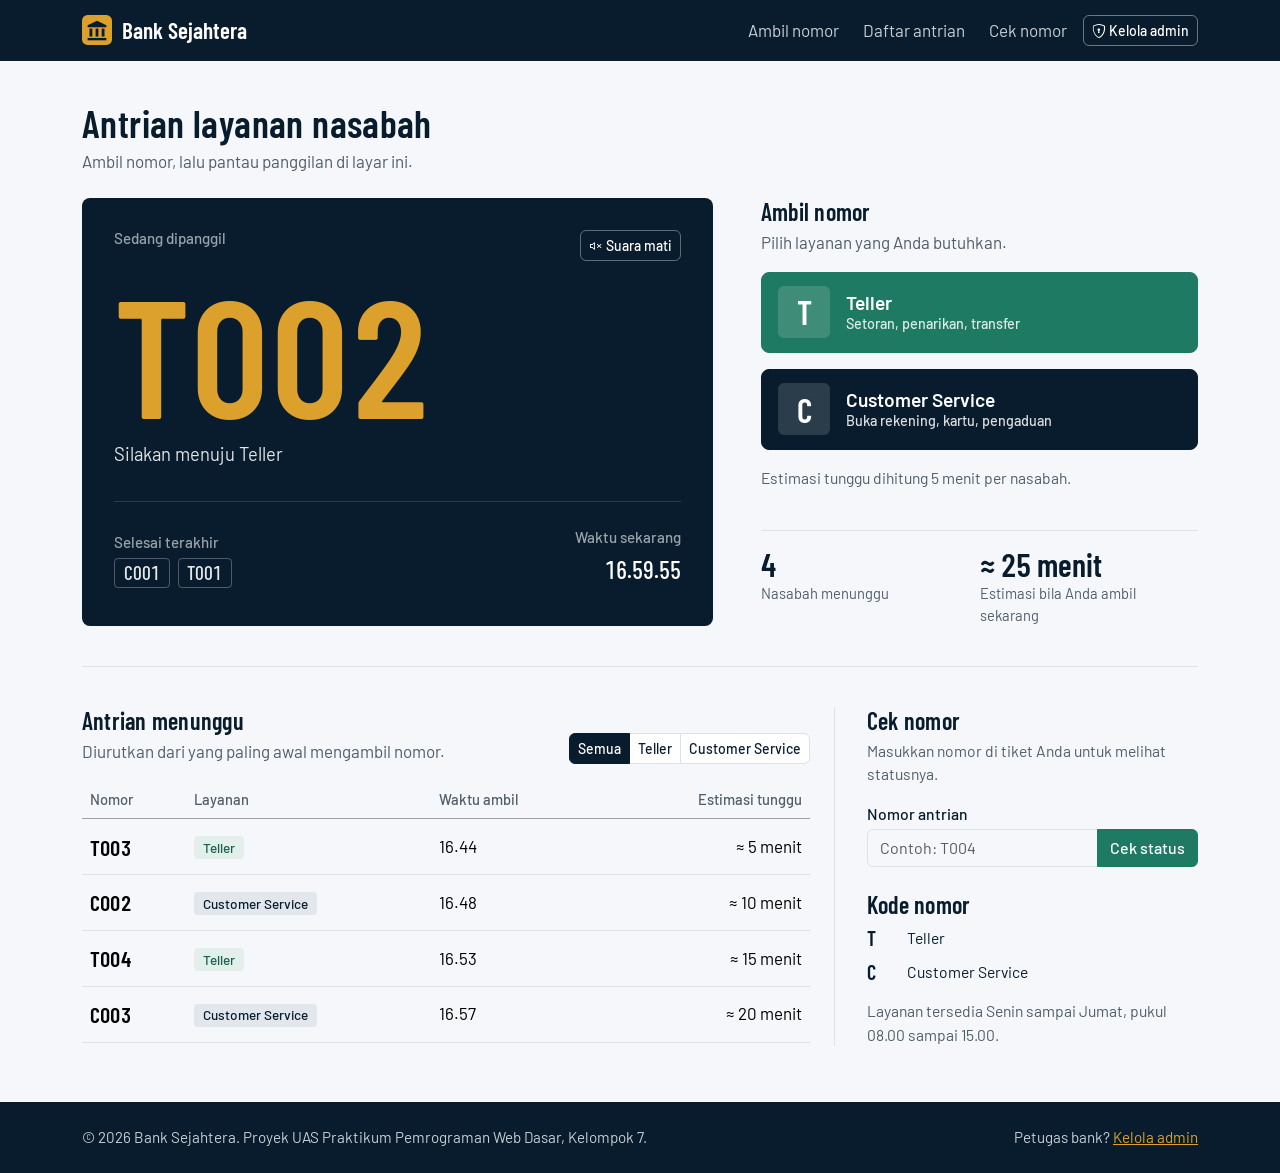
<file: index.html>
<!DOCTYPE html>
<html lang="id">
<head>
  <meta charset="UTF-8">
  <meta name="viewport" content="width=device-width, initial-scale=1">
  <title>Antrian Bank Sejahtera</title>
  <meta name="description" content="Ambil nomor antrian dan pantau panggilan Teller atau Customer Service.">
  <link rel="icon" href="assets/icons/favicon.svg" type="image/svg+xml">

  <!-- Font: Barlow (teks) dan Barlow Condensed (angka antrian, gaya papan penunjuk) -->
  <link rel="preconnect" href="https://fonts.googleapis.com">
  <link rel="preconnect" href="https://fonts.gstatic.com" crossorigin>
  <link href="https://fonts.googleapis.com/css2?family=Barlow:wght@400;500;600&family=Barlow+Condensed:wght@500;600;700&display=swap" rel="stylesheet">

  <!-- Bootstrap 5 + Bootstrap Icons (CDN) -->
  <link href="https://cdn.jsdelivr.net/npm/bootstrap@5.3.3/dist/css/bootstrap.min.css" rel="stylesheet">
  <link href="https://cdn.jsdelivr.net/npm/bootstrap-icons@1.11.3/font/bootstrap-icons.min.css" rel="stylesheet">

  <!-- CSS eksternal milik kita. Dimuat TERAKHIR agar bisa menimpa gaya bawaan Bootstrap -->
  <link rel="stylesheet" href="css/style.css">
</head>

<!-- data-page dipakai JavaScript untuk mengetahui sedang berada di halaman mana -->
<body data-page="nasabah">

  <a class="visually-hidden-focusable" href="#konten">Lewati ke konten utama</a>

  <!-- ===================== HEADER + NAVBAR (HTML semantik: header, nav) ===================== -->
  <header class="site-header">
    <nav class="navbar navbar-expand-md navbar-dark" aria-label="Navigasi utama">
      <div class="container">
        <a class="navbar-brand" href="index.html">
          <img src="assets/images/logo.svg" width="30" height="30" alt="">
          <span>Bank Sejahtera</span>
        </a>
        <button class="navbar-toggler" type="button" data-bs-toggle="collapse"
                data-bs-target="#menuUtama" aria-controls="menuUtama"
                aria-expanded="false" aria-label="Buka menu">
          <span class="navbar-toggler-icon"></span>
        </button>
        <div class="collapse navbar-collapse" id="menuUtama">
          <ul class="navbar-nav ms-auto align-items-md-center gap-md-2">
            <li class="nav-item"><a class="nav-link" href="#ambil">Ambil nomor</a></li>
            <li class="nav-item"><a class="nav-link" href="#daftar">Daftar antrian</a></li>
            <li class="nav-item"><a class="nav-link" href="#cek">Cek nomor</a></li>
            <li class="nav-item mt-2 mt-md-0">
              <!-- Tombol menuju halaman petugas. Ditangani di app.js (muncul modal login) -->
              <a href="#" class="btn btn-sm btn-admin js-kelola-admin">
                <i class="bi bi-shield-lock" aria-hidden="true"></i> Kelola admin
              </a>
            </li>
          </ul>
        </div>
      </div>
    </nav>
  </header>

  <!-- ===================== KONTEN UTAMA (main) ===================== -->
  <main id="konten" class="container">

    <div class="judul-halaman">
      <h1>Antrian layanan nasabah</h1>
      <p class="text-soft mb-0">Ambil nomor, lalu pantau panggilan di layar ini.</p>
    </div>

    <!-- Baris 1: layar panggilan (kiri) dan pengambilan nomor (kanan).
         Di HP, pengambilan nomor tampil lebih dulu (order-1) karena itu aksi utama nasabah. -->
    <div class="row g-4 g-lg-5">

      <!-- ---------- Layar panggilan ---------- -->
      <div class="col-12 col-lg-7 order-2 order-lg-1">
        <section id="displayPanel" class="panel-display" aria-labelledby="judulDisplay">
          <div class="d-flex justify-content-between align-items-start gap-2">
            <h2 id="judulDisplay" class="display-judul">Sedang dipanggil</h2>
            <!-- Toggle suara (Speech Synthesis), logikanya di display.js -->
            <button type="button" id="btnSuara" class="btn btn-sm btn-ghost" aria-pressed="false">
              <i class="bi bi-volume-mute" aria-hidden="true"></i> <span>Suara mati</span>
            </button>
          </div>

          <div id="displayNomor" class="display-nomor" aria-live="polite">---</div>
          <p id="displayKeterangan" class="display-ket">Belum ada panggilan</p>

          <div class="display-bawah">
            <div>
              <p class="display-judul mb-1">Selesai terakhir</p>
              <ul id="riwayatPanggilan" class="riwayat list-unstyled mb-0"></ul>
            </div>
            <div class="text-end">
              <p class="display-judul mb-1">Waktu sekarang</p>
              <div class="jam js-jam">--:--:--</div>
            </div>
          </div>
        </section>
      </div>

      <!-- ---------- Ambil nomor ---------- -->
      <div class="col-12 col-lg-5 order-1 order-lg-2">
        <section id="ambil" aria-labelledby="judulAmbil">
          <h2 id="judulAmbil" class="judul-seksi">Ambil nomor</h2>
          <p class="text-soft">Pilih layanan yang Anda butuhkan.</p>

          <div class="d-grid gap-3 mb-3">
            <!-- Dua tombol wajib: Teller dan Customer Service. data-layanan dibaca oleh queue.js -->
            <button type="button" class="btn btn-brand btn-tiket btn-ambil" data-layanan="Teller">
              <span class="tiket-huruf" aria-hidden="true">T</span>
              <span class="tiket-teks">
                <strong>Teller</strong>
                <small>Setoran, penarikan, transfer</small>
              </span>
            </button>
            <button type="button" class="btn btn-navy btn-tiket btn-ambil" data-layanan="Customer Service">
              <span class="tiket-huruf" aria-hidden="true">C</span>
              <span class="tiket-teks">
                <strong>Customer Service</strong>
                <small>Buka rekening, kartu, pengaduan</small>
              </span>
            </button>
          </div>

          <p id="infoLayanan" class="info-layanan" aria-live="polite">Estimasi tunggu dihitung 5 menit per nasabah.</p>

          <div class="row g-0 ringkas">
            <div class="col-6">
              <span class="ringkas-angka js-jml-menunggu">0</span>
              <span class="ringkas-label">Nasabah menunggu</span>
            </div>
            <div class="col-6">
              <span class="ringkas-angka" id="estimasiBaru">-</span>
              <span class="ringkas-label">Estimasi bila Anda ambil sekarang</span>
            </div>
          </div>
        </section>
      </div>
    </div>

    <hr class="pemisah">

    <!-- Baris 2: daftar antrian (kiri) dan informasi tambahan (aside, kanan) -->
    <div class="row g-4 g-lg-5">

      <!-- ---------- Daftar antrian menunggu ---------- -->
      <div class="col-12 col-lg-8">
        <section id="daftar" aria-labelledby="judulDaftar">
          <div class="d-flex flex-column flex-sm-row justify-content-between align-items-sm-end gap-3 mb-3">
            <div>
              <h2 id="judulDaftar" class="judul-seksi mb-1">Antrian menunggu</h2>
              <p class="text-soft mb-0">Diurutkan dari yang paling awal mengambil nomor.</p>
            </div>
            <!-- Filter berdasarkan jenis layanan (interaksi dinamis #1) -->
            <div class="btn-group" role="group" aria-label="Filter jenis layanan">
              <button type="button" class="btn btn-sm btn-outline-line btn-filter active" data-layanan="semua" aria-pressed="true">Semua</button>
              <button type="button" class="btn btn-sm btn-outline-line btn-filter" data-layanan="Teller" aria-pressed="false">Teller</button>
              <button type="button" class="btn btn-sm btn-outline-line btn-filter" data-layanan="Customer Service" aria-pressed="false">Customer Service</button>
            </div>
          </div>

          <div class="table-responsive">
            <table class="table tabel-antrian align-middle">
              <thead>
                <tr>
                  <th scope="col">Nomor</th>
                  <th scope="col">Layanan</th>
                  <th scope="col" class="d-none d-sm-table-cell">Waktu ambil</th>
                  <th scope="col" class="text-end">Estimasi tunggu</th>
                </tr>
              </thead>
              <!-- Isi tabel dibuat oleh queue.js (fungsi renderTabel) -->
              <tbody id="tbodyMenunggu"></tbody>
            </table>
          </div>
        </section>
      </div>

      <!-- ---------- Aside: cek nomor dan informasi ---------- -->
      <aside class="col-12 col-lg-4 aside-info" aria-label="Informasi tambahan">
        <section id="cek" aria-labelledby="judulCek" class="mb-4">
          <h2 id="judulCek" class="judul-seksi">Cek nomor</h2>
          <p class="text-soft">Masukkan nomor di tiket Anda untuk melihat statusnya.</p>

          <!-- FORM dengan validasi: required, type, pattern + validasi jQuery -->
          <form id="formCek" novalidate>
            <label for="inputCek" class="form-label">Nomor antrian</label>
            <div class="input-group has-validation">
              <input type="text" id="inputCek" class="form-control" required
                     maxlength="5" pattern="[TCtc]-?[0-9]{1,3}"
                     placeholder="Contoh: T004" autocomplete="off">
              <button type="submit" class="btn btn-brand">Cek status</button>
              <div class="invalid-feedback"></div>
            </div>
          </form>
          <div id="hasilCek" class="mt-3" aria-live="polite"></div>
        </section>

        <section aria-labelledby="judulInfo">
          <h2 id="judulInfo" class="judul-seksi">Kode nomor</h2>
          <dl class="info-daftar">
            <dt>T</dt><dd>Teller</dd>
            <dt>C</dt><dd>Customer Service</dd>
          </dl>
          <p class="text-soft mb-0">Layanan tersedia Senin sampai Jumat, pukul 08.00 sampai 15.00.</p>
        </section>
      </aside>
    </div>
  </main>

  <!-- ===================== FOOTER ===================== -->
  <footer class="site-footer">
    <div class="container d-flex flex-column flex-md-row justify-content-between gap-2">
      <p class="mb-0">&copy; <span class="js-tahun">2026</span> Bank Sejahtera. Proyek UAS Praktikum Pemrograman Web Dasar, Kelompok 7.</p>
      <p class="mb-0">Petugas bank? <a href="#" class="js-kelola-admin">Kelola admin</a></p>
    </div>
  </footer>

  <!-- ===================== MODAL: TIKET NOMOR ===================== -->
  <div class="modal fade" id="modalTiket" tabindex="-1" aria-labelledby="judulTiket" aria-hidden="true">
    <div class="modal-dialog modal-dialog-centered modal-sm">
      <div class="modal-content">
        <div class="modal-header no-print">
          <h2 class="modal-title fs-5" id="judulTiket">Nomor antrian Anda</h2>
          <button type="button" class="btn-close" data-bs-dismiss="modal" aria-label="Tutup"></button>
        </div>
        <div class="modal-body">
          <!-- Area ini yang dicetak (lihat @media print di style.css) -->
          <div id="areaCetak" class="tiket">
            <p class="tiket-bank">Bank Sejahtera</p>
            <div id="tiketNomor" class="tiket-nomor">A-000</div>
            <p id="tiketLayanan" class="tiket-layanan">Teller</p>
            <dl class="tiket-meta">
              <dt>Waktu ambil</dt><dd id="tiketWaktu">-</dd>
              <dt>Di depan Anda</dt><dd id="tiketDidepan">-</dd>
              <dt>Estimasi tunggu</dt><dd id="tiketEstimasi">-</dd>
            </dl>
            <p class="tiket-catatan">Pantau layar panggilan. Mohon bersiap saat nomor Anda hampir tiba.</p>
          </div>
        </div>
        <div class="modal-footer no-print">
          <button type="button" class="btn btn-outline-line" data-bs-dismiss="modal">Tutup</button>
          <button type="button" class="btn btn-brand" id="btnCetak">
            <i class="bi bi-printer" aria-hidden="true"></i> Cetak tiket
          </button>
        </div>
      </div>
    </div>
  </div>

  <!-- ===================== MODAL: LOGIN PETUGAS ===================== -->
  <div class="modal fade" id="modalLogin" tabindex="-1" aria-labelledby="judulLogin" aria-hidden="true">
    <div class="modal-dialog modal-dialog-centered">
      <div class="modal-content">
        <div class="modal-header">
          <h2 class="modal-title fs-5" id="judulLogin">Masuk sebagai petugas</h2>
          <button type="button" class="btn-close" data-bs-dismiss="modal" aria-label="Tutup"></button>
        </div>

        <!-- novalidate: pesan error ditampilkan oleh jQuery (app.js), bukan oleh balon bawaan browser -->
        <form id="formLogin" novalidate>
          <div class="modal-body">
            <div id="alertLogin"></div>

            <div class="mb-3">
              <label for="inputUsername" class="form-label">Username</label>
              <input type="text" id="inputUsername" class="form-control" required minlength="3"
                     autocomplete="username" placeholder="Masukkan username">
              <div class="invalid-feedback"></div>
            </div>

            <div class="mb-2">
              <label for="inputPassword" class="form-label">Password</label>
              <input type="password" id="inputPassword" class="form-control" required minlength="6"
                     autocomplete="current-password" placeholder="Masukkan password">
              <div class="invalid-feedback"></div>
            </div>
            <p class="form-text mb-0">Akun demo: <strong>admin</strong> / <strong>admin123</strong></p>
          </div>
          <div class="modal-footer">
            <button type="button" class="btn btn-outline-line" data-bs-dismiss="modal">Batal</button>
            <button type="submit" class="btn btn-brand">Masuk</button>
          </div>
        </form>
      </div>
    </div>
  </div>

  <!-- ===================== SCRIPT =====================
       Urutan penting: jQuery -> Bootstrap -> app.js (fondasi) -> file halaman -->
  <script src="https://code.jquery.com/jquery-3.7.1.min.js"></script>
  <script src="https://cdn.jsdelivr.net/npm/bootstrap@5.3.3/dist/js/bootstrap.bundle.min.js"></script>
  <script src="js/app.js"></script>
  <script src="js/queue.js"></script>
  <script src="js/display.js"></script>
</body>
</html>
</file>
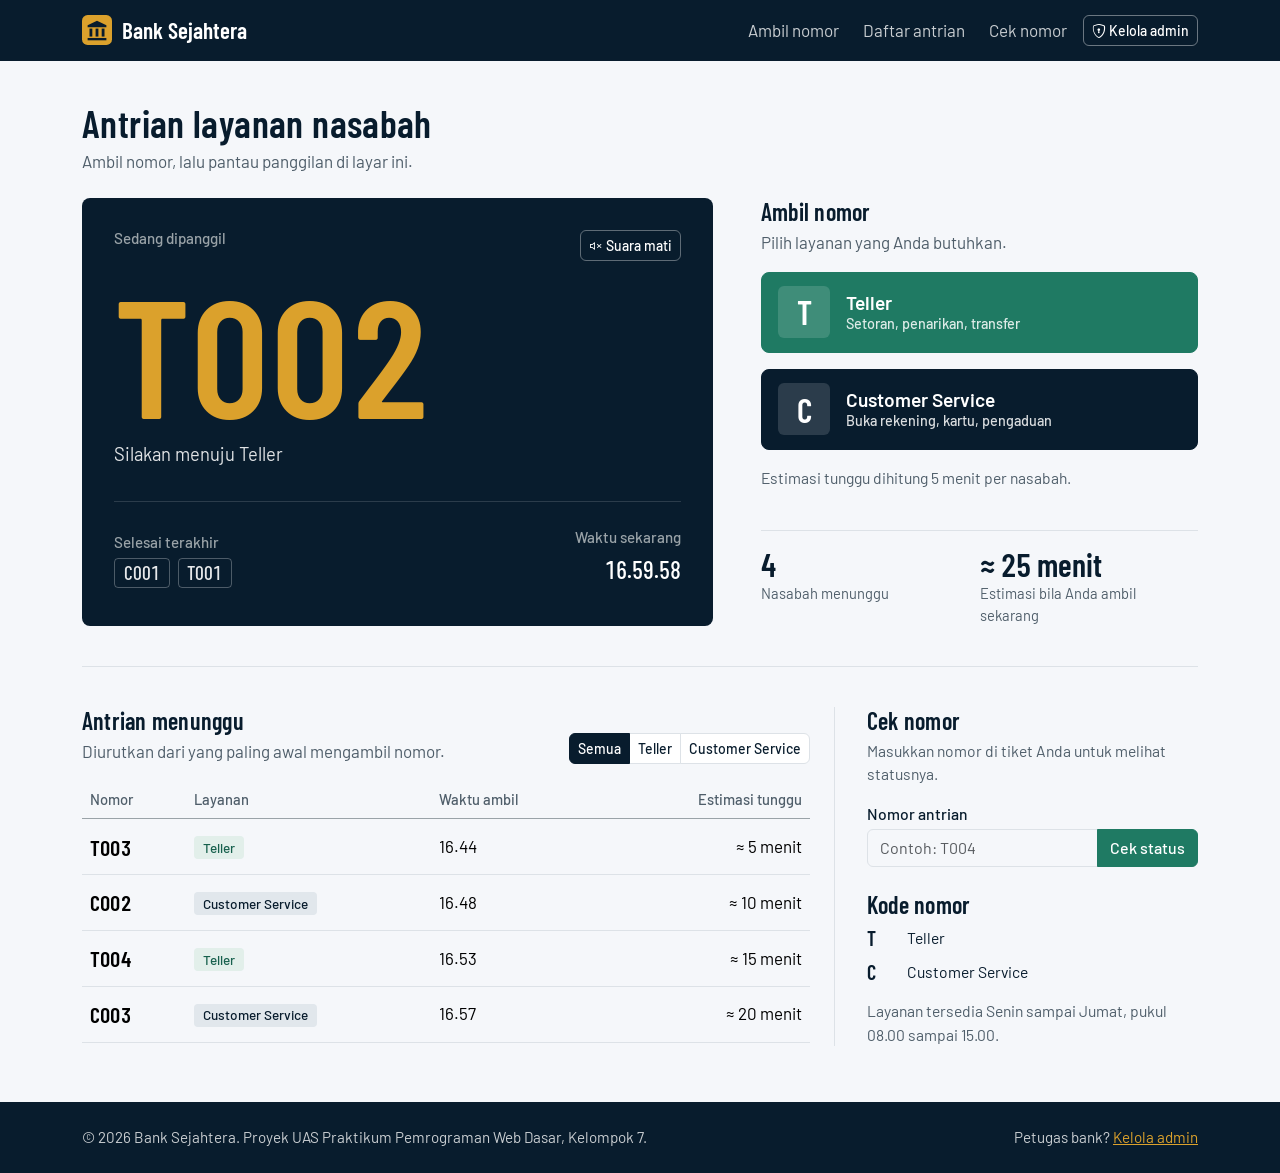
<file: admin.html>
<!DOCTYPE html>
<html lang="id">
<head>
  <meta charset="UTF-8">
  <meta name="viewport" content="width=device-width, initial-scale=1">
  <title>Panel Petugas - Antrian Bank Sejahtera</title>
  <meta name="robots" content="noindex">
  <link rel="icon" href="assets/icons/favicon.svg" type="image/svg+xml">

  <link rel="preconnect" href="https://fonts.googleapis.com">
  <link rel="preconnect" href="https://fonts.gstatic.com" crossorigin>
  <link href="https://fonts.googleapis.com/css2?family=Barlow:wght@400;500;600&family=Barlow+Condensed:wght@500;600;700&display=swap" rel="stylesheet">
  <link href="https://cdn.jsdelivr.net/npm/bootstrap@5.3.3/dist/css/bootstrap.min.css" rel="stylesheet">
  <link href="https://cdn.jsdelivr.net/npm/bootstrap-icons@1.11.3/font/bootstrap-icons.min.css" rel="stylesheet">
  <link rel="stylesheet" href="css/style.css">
</head>

<body data-page="admin" class="cek-auth">

  <a class="visually-hidden-focusable" href="#konten">Lewati ke konten utama</a>

  <header class="site-header">
    <nav class="navbar navbar-expand-md navbar-dark" aria-label="Navigasi petugas">
      <div class="container">
        <a class="navbar-brand" href="admin.html">
          <img src="assets/images/logo.svg" width="30" height="30" alt="">
          <span>Bank Sejahtera</span>
          <span class="badge badge-peran">Petugas</span>
        </a>
        <button class="navbar-toggler" type="button" data-bs-toggle="collapse"
                data-bs-target="#menuAdmin" aria-controls="menuAdmin"
                aria-expanded="false" aria-label="Buka menu">
          <span class="navbar-toggler-icon"></span>
        </button>
        <div class="collapse navbar-collapse" id="menuAdmin">
          <ul class="navbar-nav ms-auto align-items-md-center gap-md-2">
            <li class="nav-item"><a class="nav-link" href="index.html">Layar nasabah</a></li>
            <li class="nav-item mt-2 mt-md-0">
              <button type="button" class="btn btn-sm btn-admin js-logout">
                <i class="bi bi-box-arrow-right" aria-hidden="true"></i> Keluar
              </button>
            </li>
          </ul>
        </div>
      </div>
    </nav>
  </header>

  <main id="konten" class="container">

    <div class="judul-halaman">
      <h1>Panel petugas</h1>
      <p class="text-soft mb-0">Panggil nasabah berikutnya dan selesaikan antrian yang sedang dilayani.</p>
    </div>

    <div id="areaAlert" class="mb-3" aria-live="polite"></div>

    <section class="ringkasan" aria-label="Ringkasan antrian">
      <div class="row g-0">
        <div class="col-6 col-md-3 ringkasan-sel">
          <span class="ringkasan-angka js-jml-total">0</span>
          <span class="ringkasan-label">Total nomor diambil</span>
        </div>
        <div class="col-6 col-md-3 ringkasan-sel">
          <span class="ringkasan-angka js-jml-menunggu">0</span>
          <span class="ringkasan-label">Menunggu</span>
        </div>
        <div class="col-6 col-md-3 ringkasan-sel">
          <span class="ringkasan-angka js-jml-dipanggil">0</span>
          <span class="ringkasan-label">Sedang dilayani</span>
        </div>
        <div class="col-6 col-md-3 ringkasan-sel">
          <span class="ringkasan-angka js-jml-selesai">0</span>
          <span class="ringkasan-label">Selesai</span>
        </div>
      </div>
    </section>

    <div class="row g-4 g-lg-5">

      <div class="col-12 col-lg-5">
        <section id="displayPanel" class="panel-display panel-admin" aria-labelledby="judulDisplay">
          <div class="d-flex justify-content-between align-items-start gap-2">
            <h2 id="judulDisplay" class="display-judul">Sedang dilayani</h2>
            <button type="button" id="btnSuara" class="btn btn-sm btn-ghost" aria-pressed="false">
              <i class="bi bi-volume-mute" aria-hidden="true"></i> <span>Suara mati</span>
            </button>
          </div>

          <div id="displayNomor" class="display-nomor" aria-live="polite">---</div>
          <p id="displayKeterangan" class="display-ket">Belum ada panggilan</p>

          <div class="d-grid gap-2 mt-4">
            <button type="button" id="btnPanggil" class="btn btn-brand btn-lg">
              <i class="bi bi-megaphone" aria-hidden="true"></i> <span>Panggil berikutnya</span>
            </button>
            <div class="row g-2">
              <div class="col-6">
                <button type="button" id="btnUlang" class="btn btn-ghost w-100">
                  <i class="bi bi-arrow-repeat" aria-hidden="true"></i> Panggil ulang
                </button>
              </div>
              <div class="col-6">
                <button type="button" id="btnSelesai" class="btn btn-gold w-100">
                  <i class="bi bi-check2-circle" aria-hidden="true"></i> Selesai
                </button>
              </div>
            </div>
          </div>
          <p id="infoPanggil" class="display-ket info-panggil"></p>

          <div class="display-bawah">
            <div>
              <p class="display-judul mb-1">Selesai terakhir</p>
              <ul id="riwayatPanggilan" class="riwayat list-unstyled mb-0"></ul>
            </div>
            <div class="text-end">
              <p class="display-judul mb-1">Waktu sekarang</p>
              <div class="jam js-jam">--:--:--</div>
            </div>
          </div>
        </section>

        <aside class="aside-info mt-4" aria-label="Pengaturan demo">
          <h2 class="judul-seksi">Data demo</h2>
          <p class="text-soft">Kembalikan antrian ke data awal sebelum presentasi atau pengujian ulang.</p>
          <button type="button" class="btn btn-outline-line" data-bs-toggle="modal" data-bs-target="#modalReset">
            <i class="bi bi-arrow-counterclockwise" aria-hidden="true"></i> Reset data
          </button>
        </aside>
      </div>

      <!-- ---------- Kanan: tabel pengelolaan antrian ---------- -->
      <div class="col-12 col-lg-7">
        <section aria-labelledby="judulKelola">
          <h2 id="judulKelola" class="judul-seksi">Semua antrian</h2>
          <p class="text-soft">Filter dan cari nomor. Tombol "Panggil berikutnya" mengikuti filter layanan yang dipilih.</p>

          <div class="row g-2 mb-3">
            <div class="col-12 col-md-4">
              <label for="cariNomor" class="visually-hidden">Cari nomor antrian</label>
              <input type="search" id="cariNomor" class="form-control" placeholder="Cari nomor, misal T003" autocomplete="off">
            </div>
            <div class="col-6 col-md-3">
              <label for="filterLayanan" class="visually-hidden">Filter layanan</label>
              <select id="filterLayanan" class="form-select">
                <option value="semua">Semua layanan</option>
                <option value="Teller">Teller</option>
                <option value="Customer Service">Customer Service</option>
              </select>
            </div>
            <div class="col-6 col-md-3">
              <label for="filterStatus" class="visually-hidden">Filter status</label>
              <select id="filterStatus" class="form-select">
                <option value="semua">Semua status</option>
                <option value="menunggu">Menunggu</option>
                <option value="dipanggil">Dipanggil</option>
                <option value="selesai">Selesai</option>
              </select>
            </div>
            <div class="col-12 col-md-2">
              <button type="button" id="btnUrut" class="btn btn-outline-line w-100">
                <i class="bi bi-sort-down" aria-hidden="true"></i> <span>Terlama</span>
              </button>
            </div>
          </div>

          <div class="table-responsive">
            <table class="table tabel-antrian align-middle">
              <thead>
                <tr>
                  <th scope="col">Nomor</th>
                  <th scope="col">Layanan</th>
                  <th scope="col" class="d-none d-sm-table-cell">Waktu ambil</th>
                  <th scope="col">Status</th>
                  <th scope="col" class="text-end">Aksi</th>
                </tr>
              </thead>
              <tbody id="tbodyKelola"></tbody>
            </table>
          </div>
        </section>
      </div>
    </div>
  </main>

  <footer class="site-footer">
    <div class="container d-flex flex-column flex-md-row justify-content-between gap-2">
      <p class="mb-0">&copy; <span class="js-tahun">2026</span> Bank Sejahtera. Proyek UAS Praktikum Pemrograman Web Dasar, Kelompok 7.</p>
      <p class="mb-0"><a href="index.html">Kembali ke layar nasabah</a></p>
    </div>
  </footer>

  <!-- ===================== MODAL: KONFIRMASI RESET ===================== -->
  <div class="modal fade" id="modalReset" tabindex="-1" aria-labelledby="judulReset" aria-hidden="true">
    <div class="modal-dialog modal-dialog-centered">
      <div class="modal-content">
        <div class="modal-header">
          <h2 class="modal-title fs-5" id="judulReset">Reset data antrian?</h2>
          <button type="button" class="btn-close" data-bs-dismiss="modal" aria-label="Tutup"></button>
        </div>
        <div class="modal-body">
          <p class="mb-0">Semua nomor yang sudah diambil akan dihapus, lalu diganti dengan data contoh. Tindakan ini tidak bisa dibatalkan.</p>
        </div>
        <div class="modal-footer">
          <button type="button" class="btn btn-outline-line" data-bs-dismiss="modal">Batal</button>
          <button type="button" class="btn btn-brand" id="btnKonfirmReset">Ya, reset data</button>
        </div>
      </div>
    </div>
  </div>

  <script src="https://code.jquery.com/jquery-3.7.1.min.js"></script>
  <script src="https://cdn.jsdelivr.net/npm/bootstrap@5.3.3/dist/js/bootstrap.bundle.min.js"></script>
  <script src="js/app.js"></script>
  <script src="js/display.js"></script>
  <script src="js/management.js"></script>
</body>
</html>
</file>
<file: css/style.css>
:root {
  --navy: #081C2D;
  --green: #1F7A63;   
  --bg: #F5F7FA;    
  --muted: #9AA3A8;  
  --gold: #DBA12C;  

  --navy-2: #12304A; --green-dark: #17604D; --green-soft: #E2EFEA; --gold-soft: #F7EDD3;
  --ink: var(--navy); --ink-soft: #4F5E6A; --line: #DDE2E7;

  --font-teks: 'Barlow', system-ui, sans-serif;
  --font-angka: 'Barlow Condensed', 'Barlow', system-ui, sans-serif;

  /* Variabel Bootstrap ditimpa agar komponen Bootstrap ikut palet kita */
  --bs-body-bg: var(--bg); --bs-body-color: var(--ink); --bs-heading-color: var(--ink);
  --bs-body-font-family: var(--font-teks); --bs-body-font-size: 1.0625rem; --bs-border-color: var(--line);
}

/* Dasar */
body { -webkit-font-smoothing: antialiased; }
body.cek-auth { visibility: hidden; }   
h1, h2, h3 { font-family: var(--font-angka); font-weight: 600; line-height: 1.15; letter-spacing: .01em; }
a { color: var(--green-dark); }
a:hover { color: var(--navy); }
a:focus-visible, button:focus-visible { outline: 3px solid var(--gold); outline-offset: 2px; }
.text-soft { color: var(--ink-soft); }

/* Navbar */
.site-header { background: var(--navy); }
.navbar-brand { display: flex; align-items: center; gap: .6rem; font-family: var(--font-angka); font-size: 1.45rem; font-weight: 600; }
.navbar .nav-link { color: rgba(255, 255, 255, .78); }
.navbar .nav-link:hover, .navbar .nav-link:focus { color: #fff; }
.badge-peran { background: var(--gold); color: var(--navy); font-family: var(--font-teks); font-size: .75rem; font-weight: 600; }

/* Struktur halaman */
main { padding-block: 1.75rem 0; }
.judul-halaman { margin-bottom: 1.5rem; }
.judul-halaman h1 { font-size: 2rem; margin-bottom: .25rem; }
.judul-seksi { font-size: 1.5rem; margin-bottom: .25rem; }
.pemisah { margin-block: 2.5rem; border: 0; border-top: 1px solid var(--line); opacity: 1; }
.aside-info { font-size: .98rem; }
.info-daftar { display: grid; grid-template-columns: 2rem 1fr; gap: .25rem .5rem; margin-bottom: .75rem; }
.info-daftar dt { font-family: var(--font-angka); font-size: 1.25rem; font-weight: 600; }
.info-daftar dd { margin: 0; align-self: center; }

/* Tombol */
.btn { border-radius: 6px; font-weight: 500; }
.btn-brand {   /* hijau: aksi utama */
  --bs-btn-color: #fff; --bs-btn-bg: var(--green); --bs-btn-border-color: var(--green);
  --bs-btn-hover-color: #fff; --bs-btn-hover-bg: var(--green-dark); --bs-btn-hover-border-color: var(--green-dark);
  --bs-btn-active-color: #fff; --bs-btn-active-bg: var(--green-dark); --bs-btn-active-border-color: var(--green-dark);
  --bs-btn-disabled-color: #fff; --bs-btn-disabled-bg: var(--green); --bs-btn-disabled-border-color: var(--green);
}
.btn-navy {    /* navy: Customer Service */
  --bs-btn-color: #fff; --bs-btn-bg: var(--navy); --bs-btn-border-color: var(--navy);
  --bs-btn-hover-color: #fff; --bs-btn-hover-bg: var(--navy-2); --bs-btn-hover-border-color: var(--navy-2);
  --bs-btn-active-color: #fff; --bs-btn-active-bg: var(--navy-2); --bs-btn-active-border-color: var(--navy-2);
}
.btn-gold {    /* tombol Selesai di panel gelap */
  --bs-btn-color: var(--navy); --bs-btn-bg: var(--gold); --bs-btn-border-color: var(--gold);
  --bs-btn-hover-color: var(--navy); --bs-btn-hover-bg: #E8B544; --bs-btn-hover-border-color: #E8B544;
  --bs-btn-active-color: var(--navy); --bs-btn-active-bg: #E8B544; --bs-btn-active-border-color: #E8B544;
  --bs-btn-disabled-color: var(--navy); --bs-btn-disabled-bg: var(--gold); --bs-btn-disabled-border-color: var(--gold);
}
.btn-outline-line {   /* garis tipis di latar terang: filter, batal, urutkan */
  --bs-btn-color: var(--ink); --bs-btn-bg: #fff; --bs-btn-border-color: var(--line);
  --bs-btn-hover-color: var(--ink); --bs-btn-hover-bg: var(--bg); --bs-btn-hover-border-color: var(--muted);
  --bs-btn-active-color: #fff; --bs-btn-active-bg: var(--navy); --bs-btn-active-border-color: var(--navy);
}
.btn-ghost {   /* garis tipis di latar gelap: suara, panggil ulang */
  --bs-btn-color: #fff; --bs-btn-bg: transparent; --bs-btn-border-color: rgba(255, 255, 255, .35);
  --bs-btn-hover-color: #fff; --bs-btn-hover-bg: rgba(255, 255, 255, .1); --bs-btn-hover-border-color: rgba(255, 255, 255, .6);
  --bs-btn-active-color: #fff; --bs-btn-active-bg: rgba(255, 255, 255, .16);
  --bs-btn-disabled-color: rgba(255, 255, 255, .6); --bs-btn-disabled-border-color: rgba(255, 255, 255, .2);
}
.btn-ghost.aktif { background: var(--green); border-color: var(--green); }
.btn-admin {  
  --bs-btn-color: #fff; --bs-btn-bg: transparent; --bs-btn-border-color: rgba(255, 255, 255, .4);
  --bs-btn-hover-color: var(--navy); --bs-btn-hover-bg: var(--gold); --bs-btn-hover-border-color: var(--gold);
}

/* Layar panggilan: satu-satunya blok gelap, nomor dibuat sangat besar */
.panel-display { background: var(--navy); color: #fff; border-radius: 8px; padding: 1.5rem; height: 100%; display: flex; flex-direction: column; }
.panel-admin { height: auto; }
.display-judul { font-family: var(--font-teks); font-size: .95rem; font-weight: 500; letter-spacing: 0; color: var(--muted); margin: 0; }
.display-nomor {
  font-family: var(--font-angka); font-variant-numeric: tabular-nums; font-weight: 600;
  font-size: clamp(5.5rem, 24vw, 10.5rem); line-height: .95;
  color: var(--muted);             
  margin: .75rem 0 .5rem;
}
.panel-admin .display-nomor { font-size: clamp(4.5rem, 18vw, 7rem); }
.display-nomor.aktif { color: var(--gold); }   /* ada panggilan: emas */
.display-nomor.berganti { animation: nomor-masuk .5s ease-out; }   /* animasi saat nomor berganti */
@keyframes nomor-masuk { from { opacity: 0; transform: translateY(10px); } to { opacity: 1; transform: none; } }
.display-ket { color: rgba(255, 255, 255, .88); font-size: 1.15rem; margin: 0; }
.info-panggil { font-size: .95rem; margin-top: 1rem; color: var(--muted); }
.display-bawah {
  margin-top: 2rem; padding-top: 1.5rem; border-top: 1px solid rgba(255, 255, 255, .14);
  display: flex; justify-content: space-between; align-items: flex-end; gap: 1rem;
}
.riwayat { display: flex; gap: .5rem; padding: 0; }
.riwayat li {
  font-family: var(--font-angka); font-variant-numeric: tabular-nums; font-size: 1.2rem; font-weight: 500;
  border: 1px solid rgba(255, 255, 255, .28); border-radius: 4px; padding: 0 .55rem;
  color: rgba(255, 255, 255, .9); white-space: nowrap;
}
.riwayat li.kosong { border-style: dashed; color: var(--muted); }
.jam { font-family: var(--font-angka); font-variant-numeric: tabular-nums; font-size: 1.5rem; font-weight: 500; }

/* Ambil nomor dan ringkasan angka */
.btn-tiket { display: flex; align-items: center; gap: 1rem; text-align: left; padding: .85rem 1rem; border-radius: 8px; }
.tiket-huruf {
  display: grid; place-items: center; flex: none; width: 3.25rem; height: 3.25rem; border-radius: 6px;
  background: rgba(255, 255, 255, .14); font-family: var(--font-angka); font-size: 2.1rem; font-weight: 600; line-height: 1;
}
.tiket-teks { display: flex; flex-direction: column; line-height: 1.25; }
.tiket-teks strong { font-size: 1.2rem; font-weight: 600; }
.tiket-teks small { font-size: .9rem; opacity: .85; }
.info-layanan { min-height: 3rem; margin-bottom: 1rem; color: var(--ink-soft); font-size: .98rem; }   /* tinggi tetap agar layout tidak melompat */

.ringkas { border-top: 1px solid var(--line); padding-top: 1rem; }
.ringkas-angka, .ringkasan-angka { display: block; font-family: var(--font-angka); font-variant-numeric: tabular-nums; font-weight: 600; line-height: 1.1; }
.ringkas-angka { font-size: 2rem; }
.ringkasan-angka { font-size: 2.25rem; }
.ringkas-label, .ringkasan-label { display: block; color: var(--ink-soft); font-size: .92rem; }
.ringkas-label { padding-right: .75rem; }

/* Ringkasan halaman petugas: satu jalur bersekat, bukan kartu terpisah */
.ringkasan { border-block: 1px solid var(--line); margin-bottom: 2rem; }
.ringkasan-sel { padding: .9rem 0; border-bottom: 1px solid var(--line); }
.ringkasan-sel:nth-last-child(-n+2) { border-bottom: 0; }

/* Tabel dan badge */
.tabel-antrian { --bs-table-bg: transparent; margin: 0; }
.tabel-antrian thead th { color: var(--ink-soft); font-size: .92rem; font-weight: 500; white-space: nowrap; border-bottom: 1px solid var(--muted); padding: .5rem; }
.tabel-antrian td { padding: .7rem .5rem; border-color: var(--line); }
.tabel-antrian tbody tr:hover > * { --bs-table-bg-state: #fff; }
.tabel-antrian tbody tr.baris-saya > * { --bs-table-bg-state: var(--gold-soft); }   /* nomor milik nasabah ini */
.penanda-saya { margin-left: .4rem; font-size: .8rem; font-weight: 600; }
.nomor { font-family: var(--font-angka); font-variant-numeric: tabular-nums; font-size: 1.35rem; font-weight: 600; letter-spacing: .01em; white-space: nowrap; }

.badge { font-weight: 500; font-size: .85rem; padding: .35em .65em; border-radius: 4px; }
.badge-teller { background: var(--green-soft); color: var(--green-dark); }
.badge-cs { background: #E1E7EC; color: var(--navy); }
.badge-menunggu { background: #fff; color: var(--ink-soft); border: 1px solid var(--line); }
.badge-dipanggil { background: var(--gold); color: var(--navy); }
.badge-selesai { background: var(--green-soft); color: var(--green-dark); }

/* Form, alert, modal */
.form-control, .form-select { border-radius: 6px; border-color: var(--line); }
.form-control:focus, .form-select:focus { border-color: var(--green); box-shadow: 0 0 0 .2rem rgba(31, 122, 99, .2); }
.form-label { font-weight: 500; margin-bottom: .25rem; }
.form-text { color: var(--ink-soft); }
.alert { border-radius: 6px; }
.modal-content { border: 0; border-radius: 10px; }
.modal-header, .modal-footer { border-color: var(--line); }

/* Tiket dan cetak */
.tiket { border: 2px dashed var(--muted); border-radius: 8px; padding: 1.25rem 1rem; text-align: center; background: #fff; }
.tiket-bank { margin: 0; color: var(--ink-soft); font-size: .95rem; }
.tiket-nomor { font-family: var(--font-angka); font-variant-numeric: tabular-nums; font-size: 5rem; font-weight: 600; line-height: 1; margin: .25rem 0; }
.tiket-layanan { font-weight: 600; font-size: 1.15rem; margin-bottom: 1rem; }
.tiket-meta { display: grid; grid-template-columns: auto 1fr; gap: .25rem .75rem; text-align: left; font-size: .95rem; margin-bottom: 1rem; }
.tiket-meta dt { font-weight: 400; color: var(--ink-soft); }
.tiket-meta dd { margin: 0; text-align: right; font-weight: 500; }
.tiket-catatan { margin: 0; font-size: .85rem; color: var(--ink-soft); }

/* Saat dicetak hanya tiket yang keluar: semua anak <body> disembunyikan kecuali modal tiket */
@media print {
  body > *:not(#modalTiket) { display: none !important; }
  #modalTiket { position: static; display: block !important; }
  #modalTiket .modal-dialog { margin: 0 auto; max-width: 80mm; transform: none; }
  #modalTiket .no-print { display: none !important; }
  .tiket { border-color: #000; }
}

.site-footer { background: var(--navy); color: rgba(255, 255, 255, .78); margin-top: 3.5rem; padding-block: 1.5rem; font-size: .95rem; }
.site-footer a { color: var(--gold); }
.site-footer a:hover { color: #fff; }

/* gaya dasar untuk HP (375px) */
@media (max-width: 575.98px) {   
  .tabel-antrian td, .tabel-antrian thead th { padding-inline: .3rem; }
  .tabel-antrian .badge { font-size: .78rem; }
  .tabel-antrian .nomor { font-size: 1.2rem; }
}
@media (min-width: 768px) {
  main { padding-block: 2.5rem 0; }
  .panel-display { padding: 2rem; }
  .ringkasan-sel { padding: 1rem 1.5rem; border-bottom: 0 !important; }
  .ringkasan-sel:first-child { padding-left: 0; }
  .ringkasan-sel + .ringkasan-sel { border-left: 1px solid var(--line); }
}
@media (min-width: 992px) {
  .judul-halaman h1 { font-size: 2.4rem; }
  .aside-info { border-left: 1px solid var(--line); padding-left: 2rem; }
  .col-lg-5 > .aside-info { border-left: 0; padding-left: 0; }  
}
@media (prefers-reduced-motion: reduce) { .display-nomor.berganti { animation: none; } }
</file>
